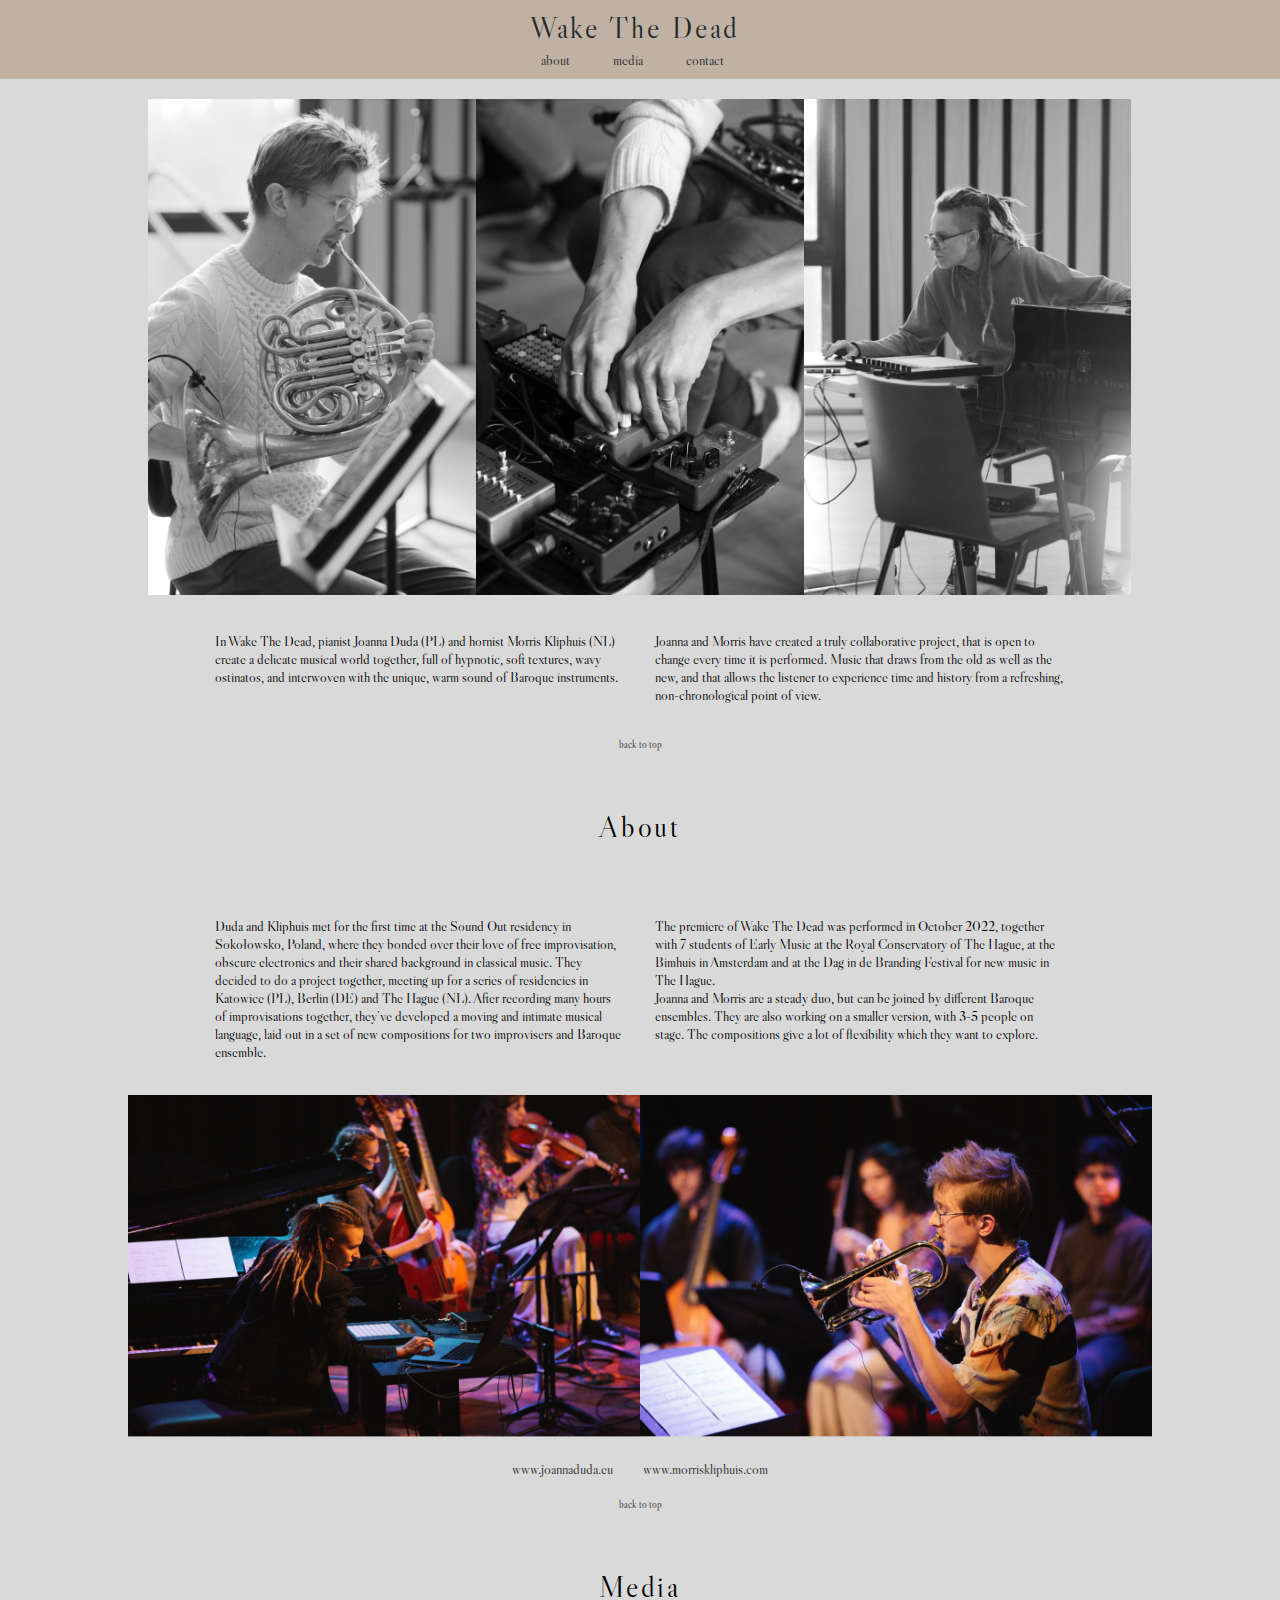
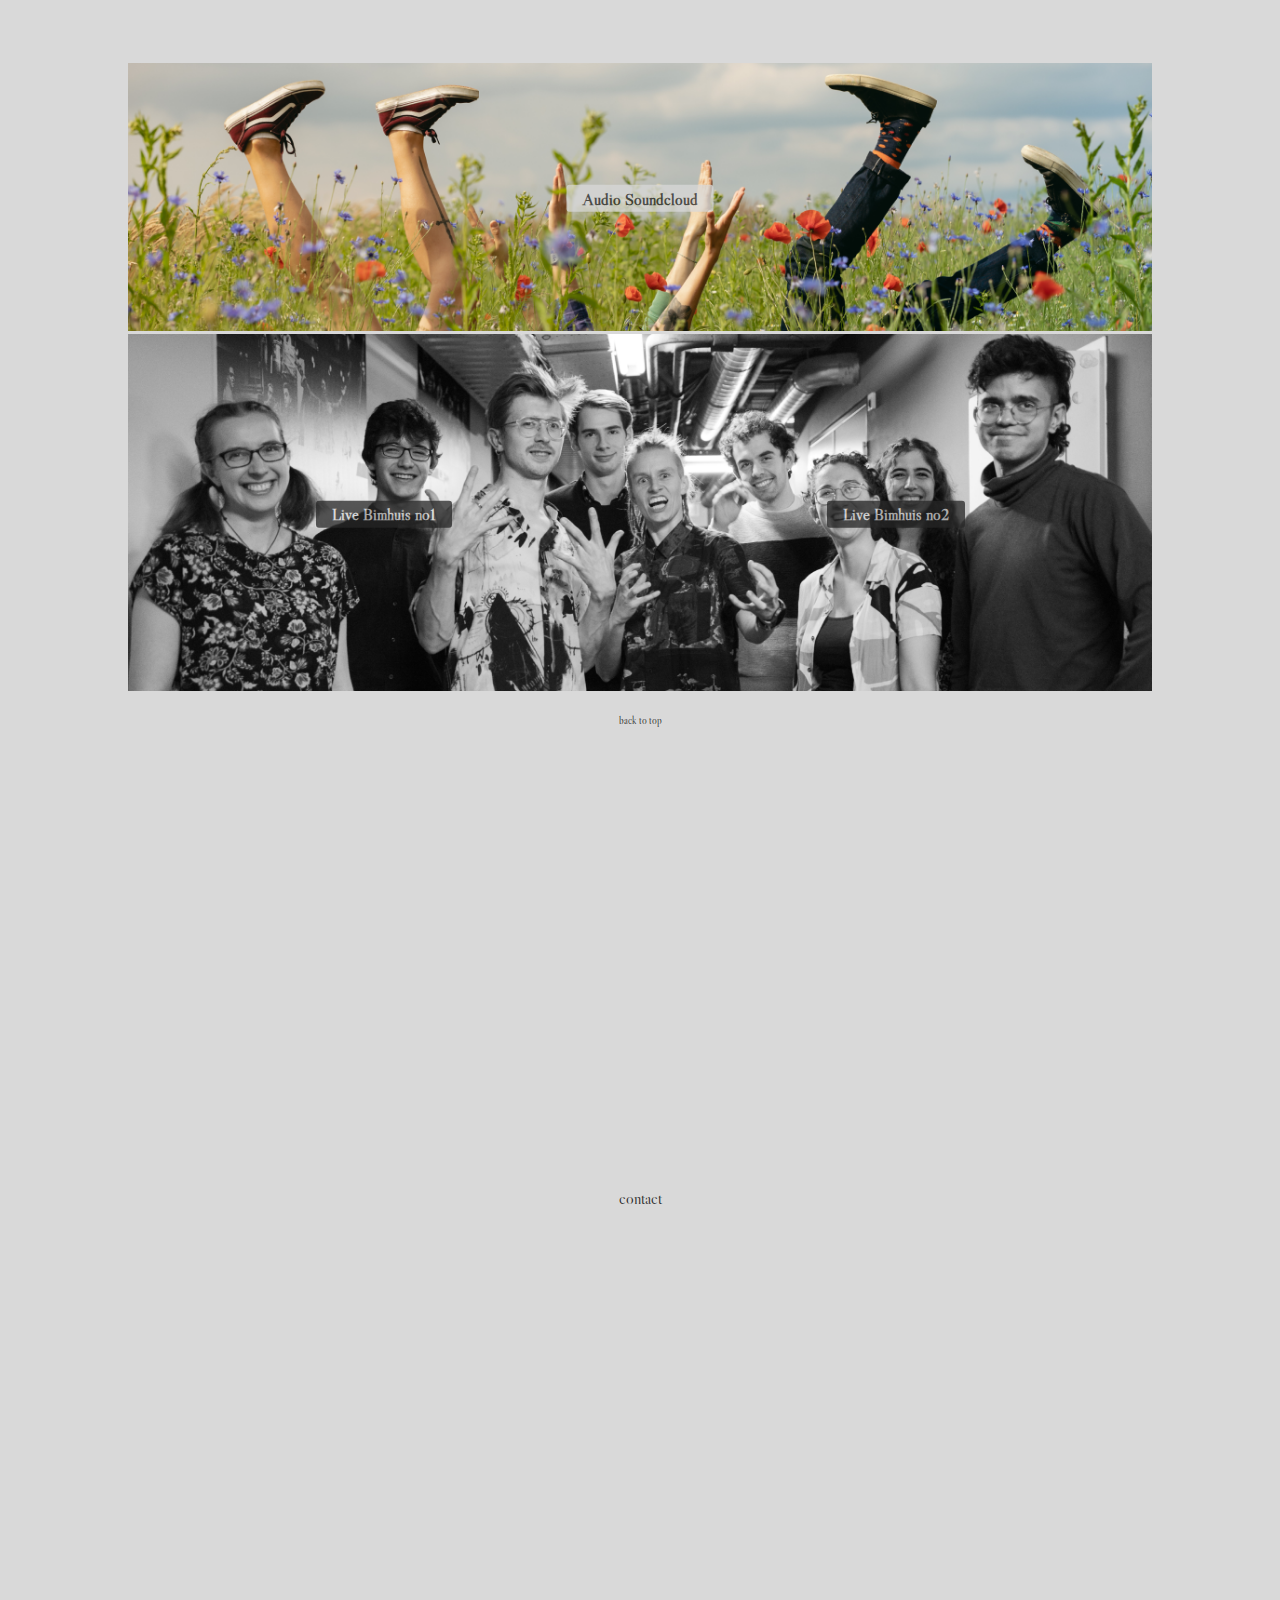
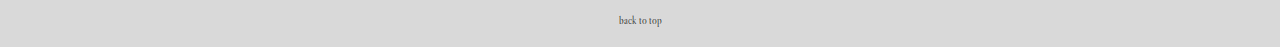
<file: index.html>
<!DOCTYPE html>
<html lang="en">
<head>
    <meta charset="UTF-8">
    <meta name="viewport" content="width=device-width, initial-scale=1.0">
    <title>Wake The Dead</title>
    <meta name="description" content="In Wake The Dead, pianist Joanna Duda (PL) and hornist Morris Kliphuis (NL) create a delicate musical world together, full of hypnotic, soft textures, wavy ostinatos, and interwoven with the unique, warm sound of Baroque instruments.">
    <link rel="preconnect" href="https://fonts.googleapis.com">
    <link rel="preconnect" href="https://fonts.gstatic.com" crossorigin>
    <link href="https://fonts.googleapis.com/css2?family=Libre+Caslon+Display&display=swap" rel="stylesheet">
    <link rel="stylesheet" href="style.css">
</head>
<body>
    <!-- HEADER -->
    
    <header> 
        <div class="container row">
            <button class="nav-toggle" aria-label="open navigation">
                <span class="hamburger"></span>
            </button>
            <a class="logo" href="#">
                <h1>Wake The Dead</h1>
            </a>
            <nav class="nav">
                <ul class="nav__list nav__list--primary">
                    <li class="nav__item"><a href="#about" class="nav__link">about</a></li>
                    <li class="nav__item"><a href="#media" class="nav__link">media</a></li>
                    <li class="nav__item"><a href="#contact" class="nav__link">contact</a></li>
                </ul>
            
            </nav>
        </div>
    </header>


    <!-- END OF HEADER -->
    <!-- SECTION 01 HERO -->
    <section id="hero" class="section__wtd">
        <div class="container">
                <div class="hero__images__wrapper">
                    <div class="hero__img"><img src="img/temp/hero_morris.png" alt="Morris Kliphuis plyaing on a french horn. Royal Conservatory in Den Haag 2022"></div>
                    <div class="hero__img"><img src="img/temp/hero_hands.png" alt="Electronic instruments integration. Royal Conservatory in Den Haag 2022"></div>
                    <div class="hero__img"><img src="img/temp/hero_joanna.png" alt="Joanna Duda running rehearsals. Royal Conservatory in Den Haag 2022"></div>
                </div>
                <div class="hero__info__wrapper">
                    <div class="hero__info">
                        <p>In Wake The Dead, pianist Joanna Duda (PL) and hornist Morris Kliphuis (NL) create a delicate musical world together, full of hypnotic, soft textures, wavy ostinatos, and interwoven with the unique, warm sound of Baroque instruments.
                        </p>
                    </div>
                    <div class="hero__info">
                        <p>Joanna and Morris have created a truly collaborative project, that is open to change every time it is performed. Music that draws from the old as well as the new, and that allows the listener to experience time and history from a refreshing, non-chronological point of view.
                        </p>
                    </div>
                </div>
                <div class="section__backtotop">
                    <a href="#" class="default__link">back to top</a>
                </div>            
        </div>
    </section>
    
     <!-- SECTION 02 ABOUT -->
    <section id="about" class="section__wtd">
        <div class="container">
                    <h1 class="section__title">About</h1>
                <div class="hero__info__wrapper">
                    <div class="hero__info">
                        <p>Duda and Kliphuis met for the first time at the Sound Out residency in
                            Sokołowsko, Poland, where they bonded over their love of free
                            improvisation, obscure electronics and their shared background in
                            classical music. They decided to do a project together, meeting up for
                            a series of residencies in Katowice (PL), Berlin (DE) and The Hague
                            (NL). After recording many hours of improvisations together, they’ve
                            developed a moving and intimate musical language, laid out in a set of
                            new compositions for two improvisers and Baroque ensemble.
                        </p>
                    </div>
                    <div class="hero__info">
                        <p>The premiere of Wake The Dead was performed in October 2022, together
                            with 7 students of Early Music at the Royal Conservatory of The Hague,
                            at the Bimhuis in Amsterdam and at the Dag in de Branding Festival for
                            new music in The Hague.</br>
                            
                            Joanna and Morris are a steady duo, but can be joined by different
                            Baroque ensembles. They are also working on a
                            smaller version, with 3-5 people on stage. The compositions give a lot
                            of flexibility which they want to explore.
                        </p>
                    </div>
                </div>
                <div class="hero__images__wrapper hero__images__wrapper--about">
                    <div class="hero__img hero__img--about"><img src="img/temp/about_joanna.png" alt="Joanna Duda. Wake the Dead Bimhuis Amsterdam Concert Oct 2022."></div>
                    <div class="hero__img hero__img--about"><img src="img/temp/about_moriss.png" alt="Morris Kliphuis. Wake the Dead Bimhuis Amsterdam Concert Oct 2022."></div>
                </div>
                <div class="hero__info__wrapper">
                    <div class="about__link" >
                        <a class="default__link" href="https://www.joannaduda.eu">www.joannaduda.eu</a>
                    </div>
                    <div class="about__link" >
                        <a class="default__link" href="https://www.morriskliphuis.com">www.morriskliphuis.com</a>
                    </div>
                </div>
                <div class="section__backtotop">
                    <a href="#" class="default__link">back to top</a>
                </div>
        </div>       
    </section>
    
     <!-- SECTION 03 MEDIA -->
    <section id="media" class="section__wtd">
        <div class="container">
            <h1 class="section__title">Media</h1>
            <div class="media__images__wrapper">
                <div class="media__img">
                    <img src="img/temp/media__color__top.png" alt="Joanna Duda and Morris Kliphuis photoshoot for Wake the Dead project. Sichow Duzy 2022.">
                    <a class="media__link" href="https://soundcloud.com/joannaduda/sets/wake-the-dead?si=768b78ae86224b5daa678090e229f2ed&utm_source=clipboard&utm_medium=text&utm_campaign=social_sharing" target="_blank">
                        <h2>Audio Soundcloud</h2>
                    </a>
                </div>
                <div class="media__img">
                    <img src="img/temp/media__bw.png" alt="Joanna Duda, Morris Kliphuis with the ansamble. Concert Bimhuis Amesterdam Oct 2022 ">
                    <a class="media__link media__link--bottom media__link--left" href="https://www.youtube.com/watch?v=UmK7PWcJKaM" target="_blank">
                        <h2>Live Bimhuis no1</h2>
                    </a>
                    <a class="media__link media__link--bottom media__link--right" href="https://www.youtube.com/watch?v=4p-sQWKNR8E" target="_blank">
                        <h2>Live Bimhuis no2</h2>
                    </a>
                </div>
            </div>
            <div class="section__backtotop">
                <a href="#" class="default__link">back to top</a>
            </div>
  
        </div>  
    </section>

     <!-- SECTION 04 CONTACT -->
    <section id="contact" class="section--wtd">
        <div class="container">
            <div class="section__wtd section__wtd--contact">
                <div class="contact__specs" >
                    <a href="mailto:joannaxduda@gmail.com" class="default__link">contact</a>
                </div>
                <div class="section__backtotop section__backtotop--contact">
                    <a href="#" class="default__link">back to top</a>
                </div>
            </div>
        </div>
    </section>

    <script src="main.js"></script>

</body>
</html>
</file>
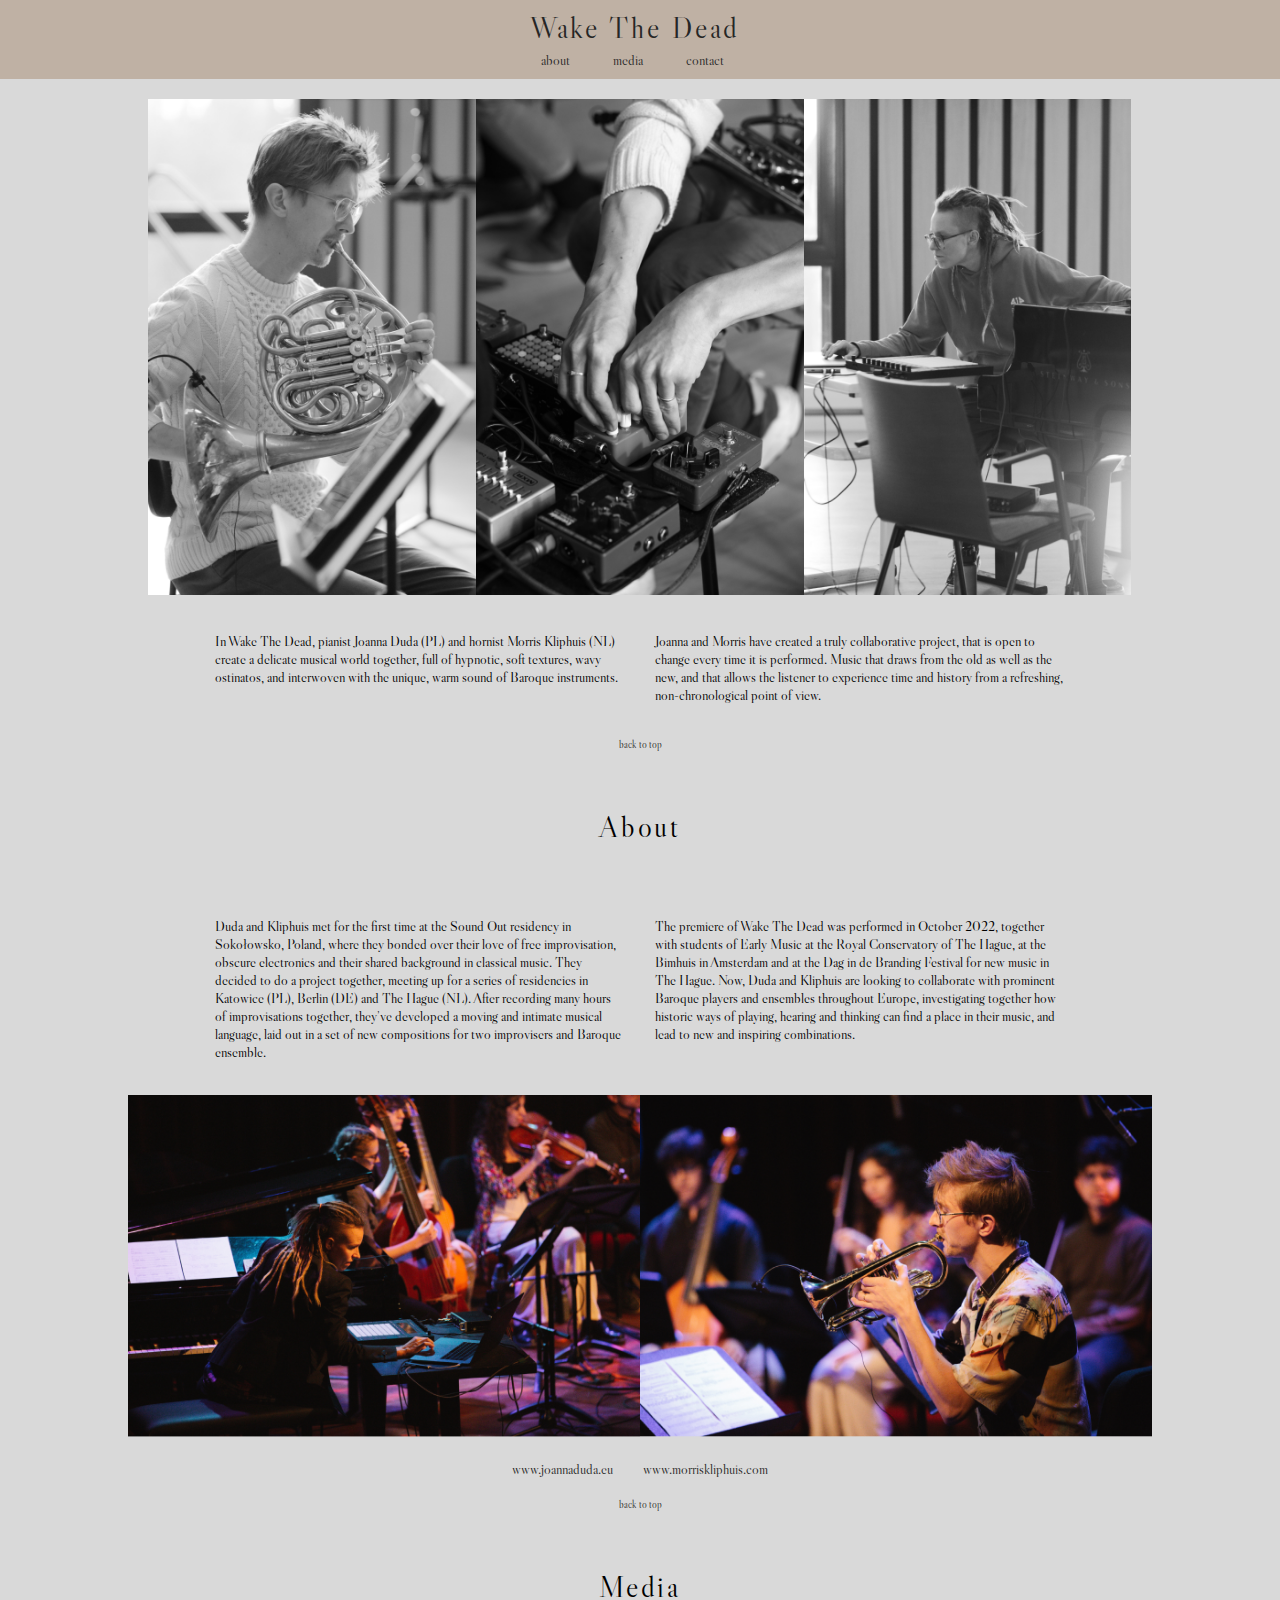
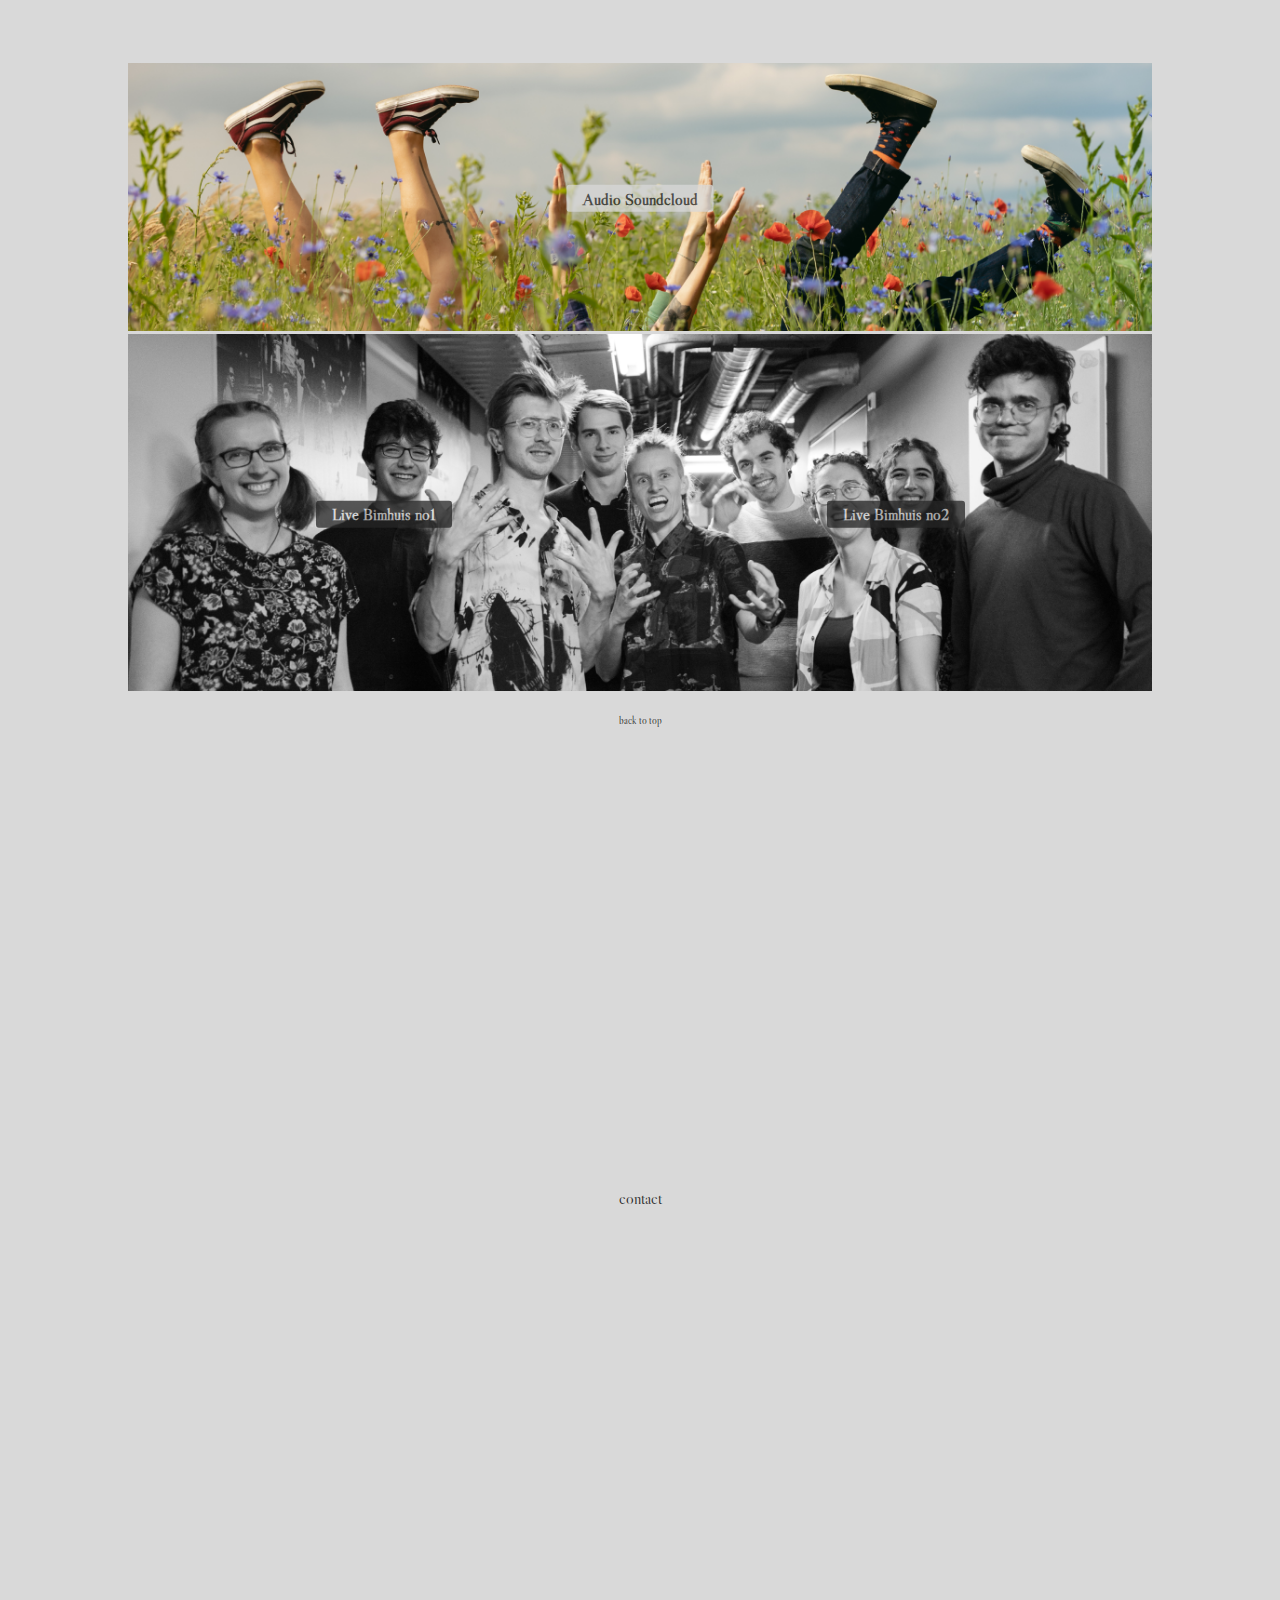
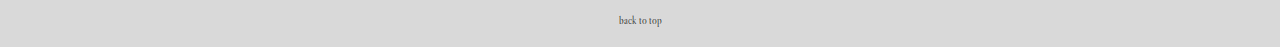
<file: index backup.html>
<!DOCTYPE html>
<html lang="en">
<head>
    <meta charset="UTF-8">
    <meta name="viewport" content="width=device-width, initial-scale=1.0">
    <title>Wake The Dead</title>
    <link rel="preconnect" href="https://fonts.googleapis.com">
    <link rel="preconnect" href="https://fonts.gstatic.com" crossorigin>
    <link href="https://fonts.googleapis.com/css2?family=Libre+Caslon+Display&display=swap" rel="stylesheet">
    <link rel="stylesheet" href="style.css">
</head>
<body>
    <!-- HEADER -->
    <header> 
        <div class="container header__wtd">
            <div class="header__top">
                <a class="logo" href="#">
                    <h1>Wake The Dead</h1>
                </a>
            </div>
            <div class="header__bottom">
                <button class="nav-toggle" aria-label="open navigation">
                    <span class="hamburger"></span>
                </button>
                <nav class="nav">
                    <ul class="nav__list nav__list--primary">
                        <li class="nav__item"><a href="#about" class="nav__link">about</a></li>
                        <li class="nav__item"><a href="#media" class="nav__link">media</a></li>
                        <li class="nav__item"><a href="#contact" class="nav__link">contact</a></li>
                    </ul>
                
                </nav>
            </div>
        </div>
    </header>
    <!-- END OF HEADER -->
    <!-- SECTION 01 HERO -->
    <section id="hero" class="section__wtd">
        <div class="container">
                <div class="hero__images__wrapper">
                    <div class="hero__img"><img src="/img/temp/hero_morris.png" alt="Morris Kliphuis plyaing on a french horn. Royal Conservatory in Den Haag 2022"></div>
                    <div class="hero__img"><img src="/img/temp/hero_hands.png" alt="Electronic instruments integration. Royal Conservatory in Den Haag 2022"></div>
                    <div class="hero__img"><img src="/img/temp/hero_joanna.png" alt="Joanna Duda running rehearsals. Royal Conservatory in Den Haag 2022"></div>
                </div>
                <div class="hero__info__wrapper">
                    <div class="hero__info">
                        <p>In Wake The Dead, pianist Joanna Duda (PL) and hornist Morris Kliphuis (NL) create a delicate musical world together, full of hypnotic, soft textures, wavy ostinatos, and interwoven with the unique, warm sound of Baroque instruments.
                        </p>
                    </div>
                    <div class="hero__info">
                        <p>Joanna and Morris have created a truly collaborative project, that is open to change every time it is performed. Music that draws from the old as well as the new, and that allows the listener to experience time and history from a refreshing, non-chronological point of view.
                        </p>
                    </div>
                </div>
                <div class="section__backtotop">
                    <a href="#" class="default__link">back to top</a>
                </div>            
        </div>
    </section>
    
    <section id="about" class="section__wtd">
        <div class="container">
                    <h1 class="section__title">About</h1>
                <div class="hero__info__wrapper">
                    <div class="hero__info">
                        <p>Duda and Kliphuis met for the first time at the Sound Out residency in Sokołowsko, Poland, where they bonded over their love of free improvisation, obscure electronics and their shared background in classical music. They decided to do a project together, meeting up for a series of residencies in Katowice (PL), Berlin (DE) and The Hague (NL). After recording many hours of improvisations together, they’ve developed a moving and intimate musical language, laid out in a
                            set of new compositions for two improvisers and Baroque ensemble.
                        </p>
                    </div>
                    <div class="hero__info">
                        <p>The premiere of Wake The Dead was performed in October 2022, together with students of Early Music at the Royal Conservatory of The Hague, at the Bimhuis in Amsterdam and at the Dag in de Branding Festival for new music in The Hague. Now, Duda and Kliphuis are looking to collaborate with prominent Baroque players and ensembles throughout Europe, investigating together how historic ways of playing, hearing and thinking can find a place in their music, and lead to new and inspiring combinations.
                        </p>
                    </div>
                </div>
                <div class="hero__images__wrapper hero__images__wrapper--about">
                    <div class="hero__img hero__img--about"><img src="/img/temp/about_joanna.png" alt="Joanna Duda. Wake the Dead Bimhuis Amsterdam Concert Oct 2022."></div>
                    <div class="hero__img hero__img--about"><img src="/img/temp/about_moriss.png" alt="Morris Kliphuis. Wake the Dead Bimhuis Amsterdam Concert Oct 2022."></div>
                </div>
                <div class="hero__info__wrapper">
                    <div class="about__link" >
                        <a class="default__link" href="https://www.joannaduda.eu">www.joannaduda.eu</a>
                    </div>
                    <div class="about__link" >
                        <a class="default__link" href="https://www.morriskliphuis.com">www.morriskliphuis.com</a>
                    </div>
                </div>
                <div class="section__backtotop">
                    <a href="#" class="default__link">back to top</a>
                </div>
        </div>       
    </section>
    
    <section id="media" class="section__wtd">
        <div class="container">
            <h1 class="section__title">Media</h1>
            <div class="media__images__wrapper">
                <div class="media__img">
                    <img src="/img/temp/media__color__top.png" alt="Joanna Duda and Morris Kliphuis photoshoot for Wake the Dead project. Sichow Duzy 2022.">
                    <a class="media__link" href="https://soundcloud.com/joannaduda/sets/wake-the-dead?si=768b78ae86224b5daa678090e229f2ed&utm_source=clipboard&utm_medium=text&utm_campaign=social_sharing">
                        <h2>Audio Soundcloud</h2>
                    </a>
                </div>
                <div class="media__img">
                    <img src="/img/temp/media__bw.png" alt="Joanna Duda, Morris Kliphuis with the ansamble. Concert Bimhuis Amesterdam Oct 2022 ">
                    <a class="media__link media__link--bottom media__link--left" href="https://www.youtube.com/watch?v=UmK7PWcJKaM">
                        <h2>Live Bimhuis no1</h2>
                    </a>
                    <a class="media__link media__link--bottom media__link--right" href="https://www.youtube.com/watch?v=4p-sQWKNR8E">
                        <h2>Live Bimhuis no2</h2>
                    </a>
                </div>
            </div>
            <div class="section__backtotop">
                <a href="#" class="default__link">back to top</a>
            </div>
  
        </div>  
    </section>

    <section id="contact" class="section--wtd">
        <div class="container">
            <div class="section__wtd section__wtd--contact">
                <div class="contact__specs" >
                    <a href="mailto:joannaxduda@gmail.com" class="default__link">contact</a>
                </div>
                <div class="section__backtotop section__backtotop--contact">
                    <a href="#" class="default__link">back to top</a>
                </div>
            </div>
        </div>
    </section>

    <script src="main.js"></script>

</body>
</html>
</file>
<file: style.css>
/* Challenge

   Make the navigation layout work
   on both mobile and large screens.

   Mobile-first, so mobile styles first,
   then add the large screen styles
   inside the existing media query

*/

*, *::before, *::after {
    box-sizing: border-box;
}

:root {
    --color01: #BFB1A4;
    --color02: #8C3E3E;
    --color03: #D9D9D9;
    --color04: #262626;
    --color05: #0D0D0D;
    --colorWhite: #ffffff;
    --colorBlack: #000000;
  }
  
html {
     font-size: 62.5%;
}

body {
    margin: 0;
    font-family: 'Libre Caslon Display', serif;
    background-color: var(--color03);
}

img {
    max-width: 100%;
}

h1 {
    font-size: clamp(2.3rem, calc(2.3rem + ((1vw - 0.32rem) * 0.625)), 2.9rem);
    font-weight: 400;
    letter-spacing: 0.1em;
    margin-top: 0;
    margin-bottom: 0;
}

h2 {
    font-size: clamp(1.2rem, calc(1.2rem + ((1vw - 0.32rem) * 0.4545)), 1.6rem);
}

p {
    font-size: clamp(1rem, calc(1rem + ((1vw - 0.32rem) * 0.4545)), 1.4rem);
}

.default__link {
    text-decoration: none;
    color: var(--color04);
}

.default__link:hover {
    color: var(--color02);
}

.txt__small {
    font-size: 0.8rem;
}

.txt__medium {
    font-size: 1rem;
}


.btn {
    display: inline-block;
    text-decoration: none;
    text-transform: uppercase; 
    color: #23424A;
    font-weight: 900;
    background-color: #38CFD9;
    padding: .75em 2em;
    border-radius: 100px;
}

.btn:hover,
.btn:focus {
    opacity: .75; 
}

.container {
    width: 80%;
    max-width: 1100px;
    margin: 0 auto;
    /* added for nav-toggle positioning */
    position: relative;
    /* border: 1px yellow solid; */
}

header {
    background: var(--color01);
    padding: 1em 0;
    text-align: center;
}


.nav {
    width: 100%;
    
}

.nav__list {
    margin: 0; 
    padding-inline-start: 0;
}

.nav__item {
    list-style-type: none;
    margin-top: .5em;
}

.nav__link {
    color: var(--color04);
    padding-left: 1em;
    padding-right: 1em;
    text-decoration: none;
    font-weight: 400;
    font-size: 1.4rem;
}


.nav__link:hover,
.nav__link:focus {
    color: var(--color02);
}

.nav__link--button {
    display: inline-block;
    text-decoration: none;
    text-transform: uppercase; 
    color: var(--color04);
    font-weight: 6000;
    background-color: var(--color01);
    padding: .4em 0.9em;
    border-radius: 20px;
}

.nav-toggle {
    cursor: pointer;
    border: 0;
    width: 3em;
    height: 3em;
    padding: 0em;
    border-radius: 50%;
    background: var(--color02);
    color: var(--color03);
    transition: opacity 250ms ease;
    
    position: absolute;
    left: 0;
}

.nav-toggle:focus,
.nav-toggle:hover {
    opacity: .75;
}

.hamburger {
    width: 50%;
    position: relative;
}

.hamburger,
.hamburger::before,
.hamburger::after {
    display: block;
    margin: 0 auto;
    height: 3px;
    background: var(--colorWhite);
}

.hamburger::before,
.hamburger::after {
    content: '';
    width: 100%;
}

.hamburger::before {
    transform: translateY(-6px);
}

.hamburger::after {
    transform: translateY(3px);
}

/* made changes here from video
   to make it more accessible.
   
   Works the same :) */
.nav {
    visibility: hidden;
    height: 0;
}

.nav--visible {
    visibility: visible;
    height: auto;
    position: relative;
} 

.logo {
    text-decoration: none;
    color: #262626;
   
}

.section__wtd {
    width: 100%;
    /* border: 1px red solid; */
}

.section__wtd--contact {
    height: 100vh;
    display: flex;
    flex-direction: column;
    justify-content: space-between;
    align-items: center;
    margin-top: 0;
    
}

.contact__specs{
   align-self: center;
   margin-top: 49vh;
   font-size: 1.6rem;
}

.section__backtotop {
    text-align: center;
    margin: 2em 0 2em 0;
}

.section__backtotop--contact {
    
    margin: 2em 0 2em 0;
}

.hero__images__wrapper {
    width: 100%;
    display: flex;
    flex-direction: row;
    justify-content: center;
    margin: 2em 0 2em 0;
}

.media__images__wrapper {
    width: 100%;
    display: flex;
    flex-direction: column;
    justify-content: center;
    margin: 2em 0 2em 0;
}

.hero__info__wrapper {
    width: 100%;
    display: flex;
    flex-direction: row;
    justify-content: center;
    margin: 2em 0 2em 0;
    gap: 3em;
}

.hero__img {
    width: 33.3%;
    /* padding: 0.5em; */
}

.hero__img--about{
    width: 50%;
}

.hero__info {
    width: 45%;
}

.section__title {
    text-align: center;
    margin: 2em 0 2em 0;
}

.about__link {
    font-size: clamp(1rem, calc(1rem + ((1vw - 0.32rem) * 0.4545)), 1.4rem);
}

.media__img {
    position: relative;
    /* padding: 0.5em; */
}

.media__link {
    background-color: var(--color03);
    opacity: 0.75;
    border-radius: 3px;
    position: absolute;
    top: 50%;
    left: 50%;
    transform: translate(-50%, -50%);
    text-decoration: none;
    color: var(--color04);
}

.media__link h2 {
    margin: 0.2em 1em 0.2em 1em;
}


.media__link--bottom {
    background-color: var(--color04);
    color: var(--color03);
}

.media__link--left {
    left: 25%;
}

.media__link--right {
    left: 75%;
}

.media__link:hover {
    color: var(--color02);
}

.media__link--bottom:hover {
    color: var(--colorWhite);
}

.main {
    margin-top: 3em;
}

/* DLA MACIUPKICH */

@media (max-width: 596px) {

    .section__title {
        margin: 1em 0 1em 0;
    }

    .hero__info__wrapper{
        flex-direction: column;
        align-items: center;
        gap: 0px;
    }

    .hero__images__wrapper--about {
        flex-direction: column;
        align-items: center;
    }

    .hero__img--about {
        width: 95%;
    }

    .hero__info {
        width: 95%;
    }

    /* .media__link {
        top: 50%;
        transform: translate(-50%, -50%);

    } */

    
}


/* DLA DUŻYCH */

@media (min-width: 768px) {

    .row {
        display: flex;
        flex-direction: column;
        /* justify-content: space-between; */
        align-items: center;

    }

    /* .nav__list {
        display: flex;
    } */

    .header__top {
        display: flex;
        justify-content: center;
    }


    .nav-toggle {
        display: none; 
    }

    .logo {
        display: flex;
        margin-right: 1em;
    }

    .nav {
        visibility: visible;
        display: flex;
        height: auto;
        justify-content: center;
        align-items: center;
        flex-grow: 1;
        flex-shrink: 1;
       
    }

    .nav__item {
        display: flex;
        align-items: center;
        margin-right: 1.5em;
    }

    .hero__text {
        width: 62%;
    }
    
    .hero__info {
        width: 40%;
    }

    .hero__img {
        width: 32%;
        align-self: flex-start;
        margin: 0;
    }
    
    .hero__img--about{
        width: 50%;
    }

    .primary-content {
        width: 62%;
    }


    .nav__list--primary {
        display: flex;
    }

    .nav__list--secondary {
        display: flex;
        align-content: center;
        margin-top:0;
        
    }


}
</file>
